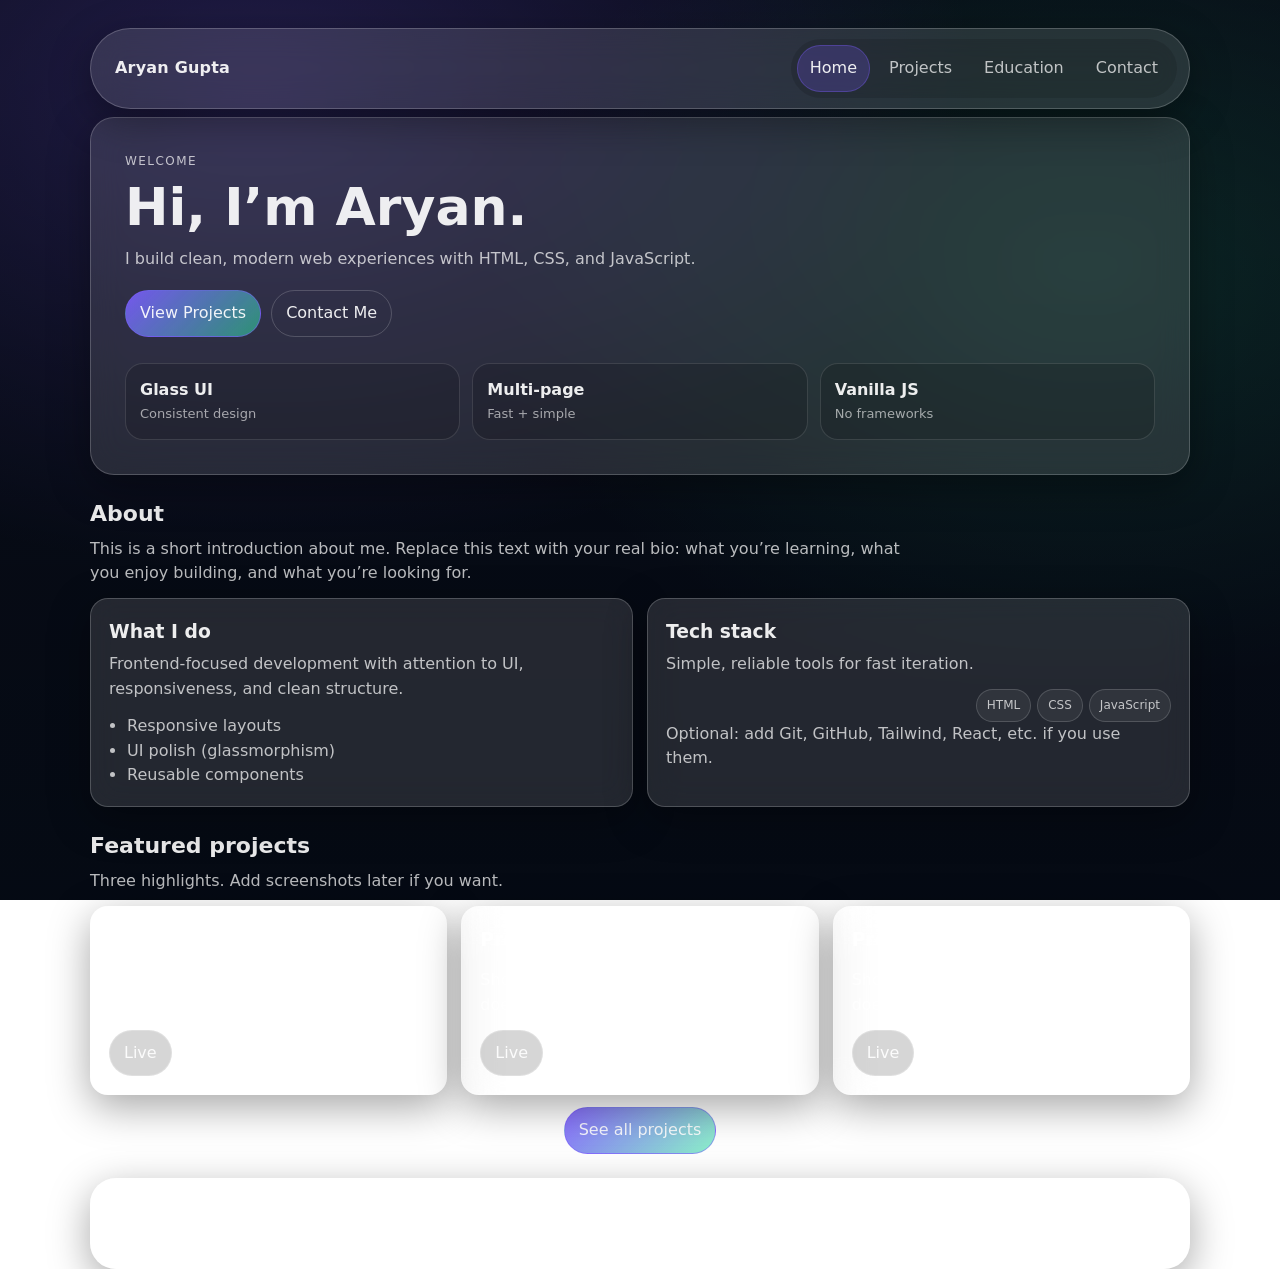
<file: index.html>
<!doctype html>
<html lang="en">
  <head>
    <meta charset="utf-8" />
    <meta name="viewport" content="width=device-width, initial-scale=1" />
    <meta
      name="description"
      content="Aryan Gupta — personal portfolio featuring projects, education, and contact details."
    /><link rel="icon" type="image/x-icon" href="assets/icons/logo.png">
    <title>Aryan Gupta | Portfolio</title>
    <link rel="stylesheet" href="css/styles.css" />
  </head>
  <body>
    <a class="skip-link" href="#main">Skip to content</a>

    <header class="site-header">
      <nav class="nav-pill glass" aria-label="Primary">
        <a class="brand" href="index.html" aria-label="Go to Home">Aryan Gupta</a>

        <button
          class="nav-toggle"
          type="button"
          aria-label="Toggle navigation menu"
          aria-controls="primary-nav"
          aria-expanded="false"
        >
          <span aria-hidden="true">Menu</span>
        </button>

        <div id="primary-nav" class="nav-links" data-collapsible>
          <a href="index.html" data-nav="home">Home</a>
          <a href="projects.html" data-nav="projects">Projects</a>
          <a href="education.html" data-nav="education">Education</a>
          <a href="contact.html" data-nav="contact">Contact</a>
        </div>
      </nav>
    </header>

    <main id="main" class="container">
      <section class="hero glass">
        <p class="eyebrow">Welcome</p>
        <h1>Hi, I’m Aryan.</h1>
        <p class="lead">
          I build clean, modern web experiences with HTML, CSS, and JavaScript.
        </p>

        <div class="hero-actions">
          <a class="btn primary" href="projects.html">View Projects</a>
          <a class="btn ghost" href="contact.html">Contact Me</a>
        </div>

        <div class="hero-stats">
          <div class="stat">
            <p class="stat-k">Glass UI</p>
            <p class="stat-v">Consistent design</p>
          </div>
          <div class="stat">
            <p class="stat-k">Multi-page</p>
            <p class="stat-v">Fast + simple</p>
          </div>
          <div class="stat">
            <p class="stat-k">Vanilla JS</p>
            <p class="stat-v">No frameworks</p>
          </div>
        </div>
      </section>

      <section class="section">
        <header class="section-header">
          <h2>About</h2>
          <p>
            This is a short introduction about me. Replace this text with your
            real bio: what you’re learning, what you enjoy building, and what
            you’re looking for.
          </p>
        </header>

        <div class="grid-2">
          <article class="card glass">
            <h3>What I do</h3>
            <p>
              Frontend-focused development with attention to UI, responsiveness,
              and clean structure.
            </p>
            <ul class="list">
              <li>Responsive layouts</li>
              <li>UI polish (glassmorphism)</li>
              <li>Reusable components</li>
            </ul>
          </article>

          <article class="card glass">
            <h3>Tech stack</h3>
            <p>Simple, reliable tools for fast iteration.</p>
            <div class="chips" aria-label="Technology tags">
              <span class="chip">HTML</span>
              <span class="chip">CSS</span>
              <span class="chip">JavaScript</span>
            </div>
            <p class="muted">
              Optional: add Git, GitHub, Tailwind, React, etc. if you use them.
            </p>
          </article>
        </div>
      </section>

      <section class="section">
        <header class="section-header">
          <h2>Featured projects</h2>
          <p>Three highlights. Add screenshots later if you want.</p>
        </header>

        <div class="grid-3">
          <article class="card glass">
            <div class="card-top">
              <h3>Project One</h3>
              <div class="chips">
                <span class="chip">HTML</span>
                <span class="chip">CSS</span>
                <span class="chip">JS</span>
              </div>
            </div>
            <p>
              Short description of what the project does and what you learned
              building it.
            </p>
            <div class="card-actions">
              <a class="btn secondary" href="#" rel="noreferrer">Live</a>
              <a class="btn ghost" href="#" rel="noreferrer">GitHub</a>
            </div>
          </article>

          <article class="card glass">
            <div class="card-top">
              <h3>Project Two</h3>
              <div class="chips">
                <span class="chip">UI</span>
                <span class="chip">Responsive</span>
              </div>
            </div>
            <p>
              Short description of what the project does and what you learned
              building it.
            </p>
            <div class="card-actions">
              <a class="btn secondary" href="#" rel="noreferrer">Live</a>
              <a class="btn ghost" href="#" rel="noreferrer">GitHub</a>
            </div>
          </article>

          <article class="card glass">
            <div class="card-top">
              <h3>Project Three</h3>
              <div class="chips">
                <span class="chip">Frontend</span>
                <span class="chip">Vanilla JS</span>
              </div>
            </div>
            <p>
              Short description of what the project does and what you learned
              building it.
            </p>
            <div class="card-actions">
              <a class="btn secondary" href="#" rel="noreferrer">Live</a>
              <a class="btn ghost" href="#" rel="noreferrer">GitHub</a>
            </div>
          </article>
        </div>

        <div class="section-footer">
          <a class="btn primary" href="projects.html">See all projects</a>
        </div>
      </section>
    </main>

    <footer class="site-footer">
      <div class="container footer-inner glass">
        <p class="muted">© <span id="year"></span> Aryan Gupta</p>
        <div class="footer-links">
          <a href="projects.html">Projects</a>
          <a href="education.html">Education</a>
          <a href="contact.html">Contact</a>
        </div>
      </div>
    </footer>

    <script src="js/main.js" defer></script>
  </body>
</html>
</file>
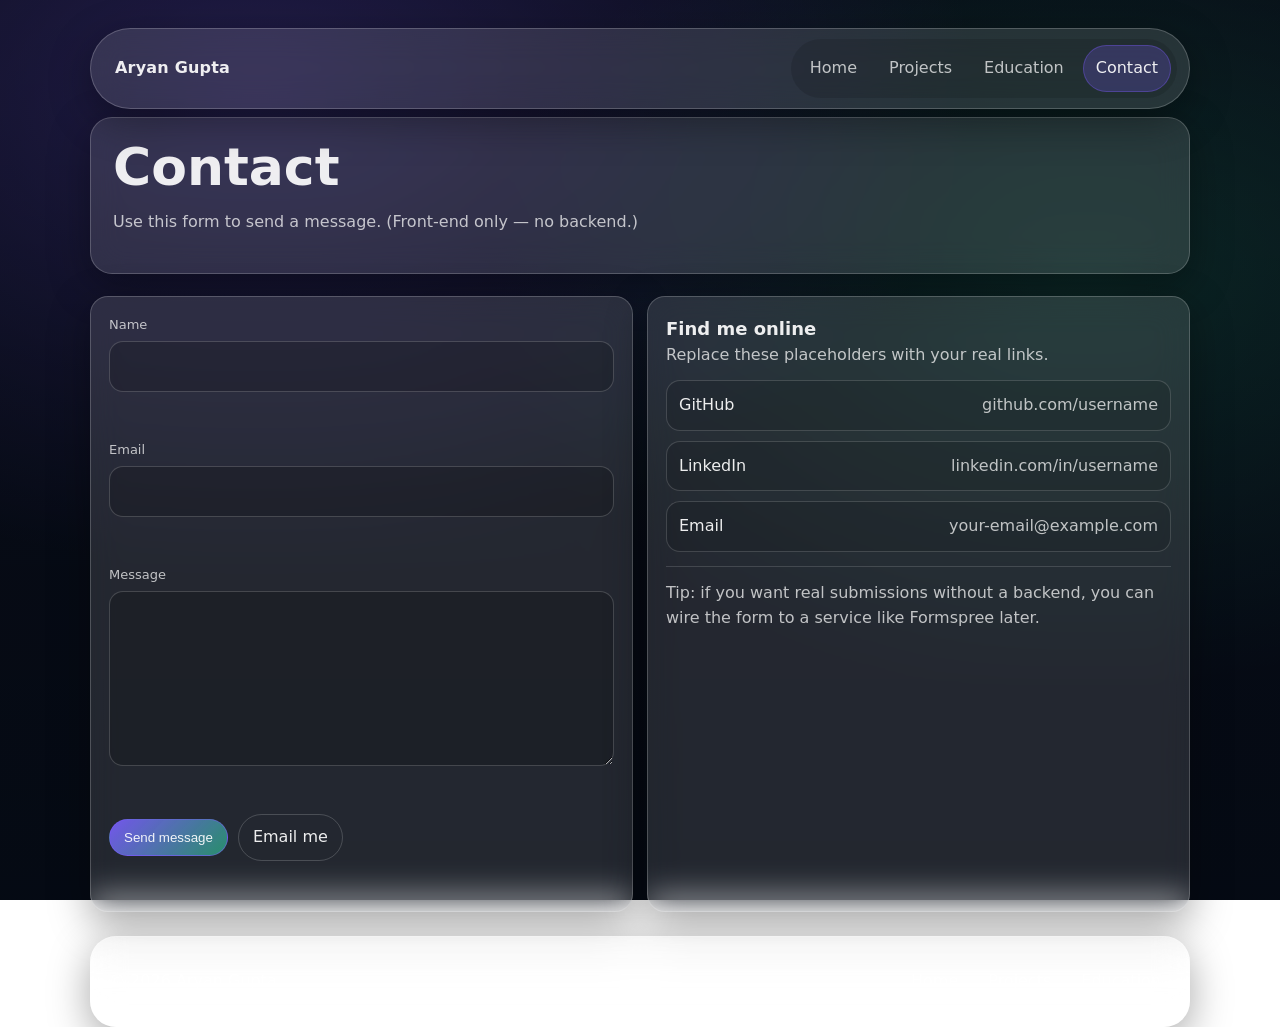
<file: contact.html>
<!doctype html>
<html lang="en">
  <head>
    <meta charset="utf-8" />
    <meta name="viewport" content="width=device-width, initial-scale=1" />
    <meta name="description" content="Contact Aryan Gupta." />
    <title>Aryan Gupta | Contact</title>
    <link rel="stylesheet" href="css/styles.css" />
  </head>
  <body>
    <a class="skip-link" href="#main">Skip to content</a>

    <header class="site-header">
      <nav class="nav-pill glass" aria-label="Primary">
        <a class="brand" href="index.html" aria-label="Go to Home">Aryan Gupta</a>

        <button
          class="nav-toggle"
          type="button"
          aria-label="Toggle navigation menu"
          aria-controls="primary-nav"
          aria-expanded="false"
        >
          <span aria-hidden="true">Menu</span>
        </button>

        <div id="primary-nav" class="nav-links" data-collapsible>
          <a href="index.html" data-nav="home">Home</a>
          <a href="projects.html" data-nav="projects">Projects</a>
          <a href="education.html" data-nav="education">Education</a>
          <a href="contact.html" data-nav="contact">Contact</a>
        </div>
      </nav>
    </header>

    <main id="main" class="container">
      <section class="page-head glass">
        <h1>Contact</h1>
        <p class="muted">
          Use this form to send a message. (Front-end only — no backend.)
        </p>
      </section>

      <section class="section">
        <div class="grid-2">
          <form class="card glass form" data-contact-form novalidate>
            <div class="field">
              <label for="name">Name</label>
              <input id="name" name="name" type="text" autocomplete="name" required />
              <p class="error" data-error-for="name" aria-live="polite"></p>
            </div>

            <div class="field">
              <label for="email">Email</label>
              <input
                id="email"
                name="email"
                type="email"
                autocomplete="email"
                inputmode="email"
                required
              />
              <p class="error" data-error-for="email" aria-live="polite"></p>
            </div>

            <div class="field">
              <label for="message">Message</label>
              <textarea id="message" name="message" rows="6" required></textarea>
              <p class="error" data-error-for="message" aria-live="polite"></p>
            </div>

            <div class="form-actions">
              <button class="btn primary" type="submit">Send message</button>
              <a class="btn ghost" href="mailto:your-email@example.com">Email me</a>
            </div>

            <p class="form-success" data-form-success aria-live="polite"></p>
          </form>

          <aside class="card glass">
            <h2 class="h3">Find me online</h2>
            <p class="muted">
              Replace these placeholders with your real links.
            </p>

            <div class="link-list" role="list">
              <a role="listitem" class="link-row" href="#" rel="noreferrer">
                <span>GitHub</span>
                <span class="muted">github.com/username</span>
              </a>
              <a role="listitem" class="link-row" href="#" rel="noreferrer">
                <span>LinkedIn</span>
                <span class="muted">linkedin.com/in/username</span>
              </a>
              <a role="listitem" class="link-row" href="mailto:your-email@example.com">
                <span>Email</span>
                <span class="muted">your-email@example.com</span>
              </a>
            </div>

            <div class="divider" aria-hidden="true"></div>

            <p class="muted">
              Tip: if you want real submissions without a backend, you can wire
              the form to a service like Formspree later.
            </p>
          </aside>
        </div>
      </section>
    </main>

    <footer class="site-footer">
      <div class="container footer-inner glass">
        <p class="muted">© <span id="year"></span> Aryan Gupta</p>
        <div class="footer-links">
          <a href="index.html">Home</a>
          <a href="projects.html">Projects</a>
          <a href="education.html">Education</a>
        </div>
      </div>
    </footer>

    <script src="js/main.js" defer></script>
  </body>
</html>
</file>
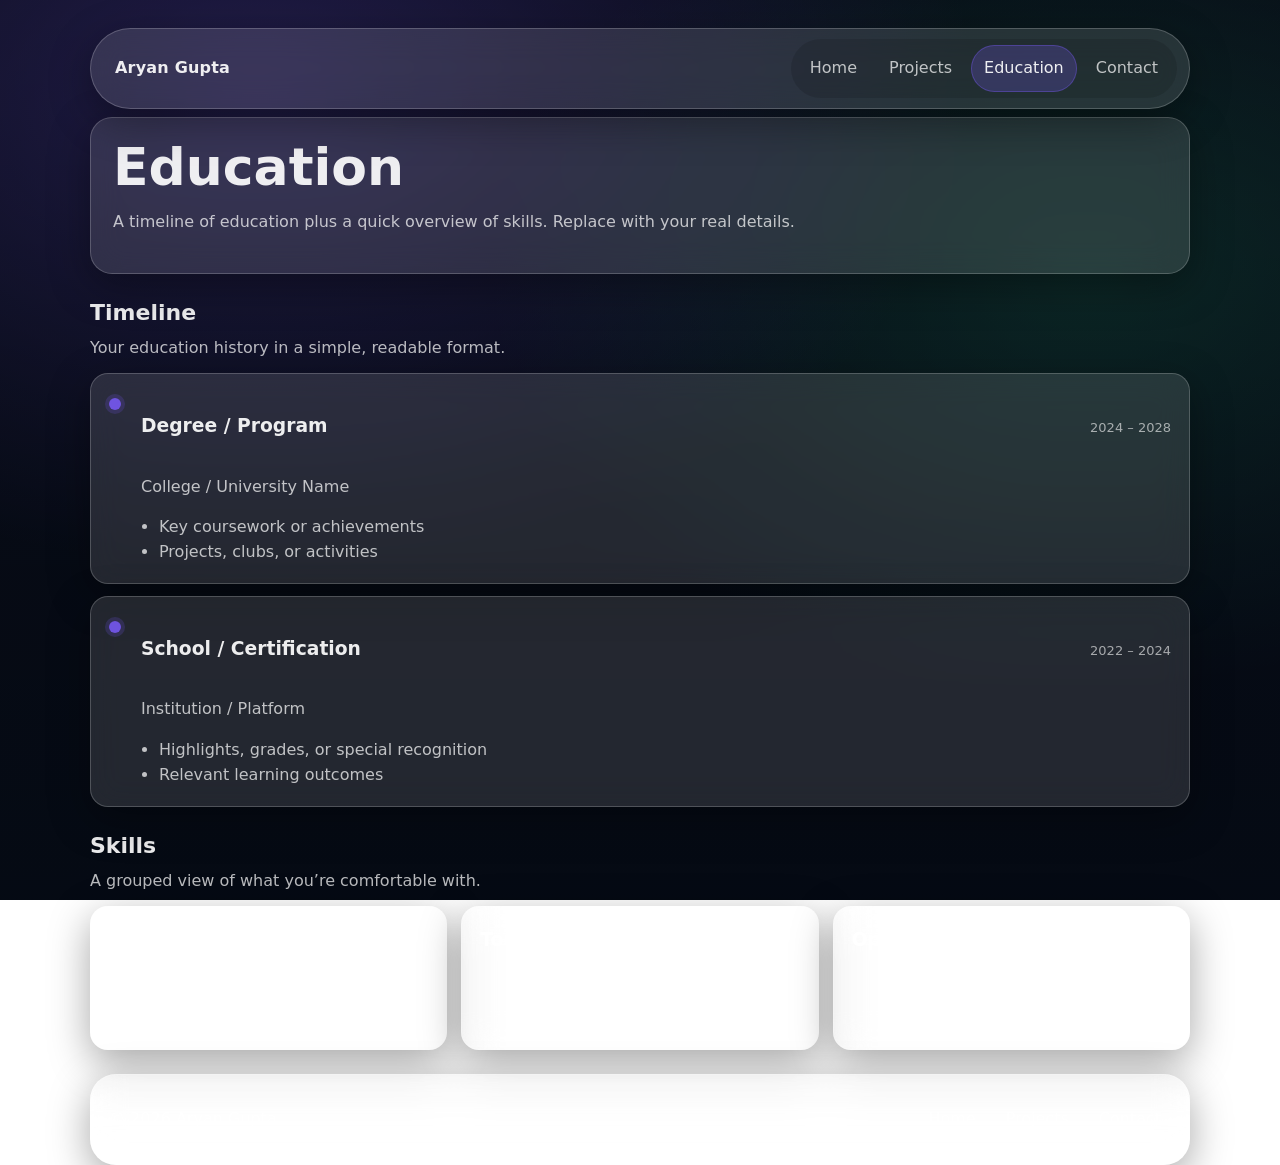
<file: education.html>
<!doctype html>
<html lang="en">
  <head>
    <meta charset="utf-8" />
    <meta name="viewport" content="width=device-width, initial-scale=1" />
    <meta name="description" content="Education and skills of Aryan Gupta." />
    <title>Aryan Gupta | Education</title>
    <link rel="stylesheet" href="css/styles.css" />
  </head>
  <body>
    <a class="skip-link" href="#main">Skip to content</a>

    <header class="site-header">
      <nav class="nav-pill glass" aria-label="Primary">
        <a class="brand" href="index.html" aria-label="Go to Home">Aryan Gupta</a>

        <button
          class="nav-toggle"
          type="button"
          aria-label="Toggle navigation menu"
          aria-controls="primary-nav"
          aria-expanded="false"
        >
          <span aria-hidden="true">Menu</span>
        </button>

        <div id="primary-nav" class="nav-links" data-collapsible>
          <a href="index.html" data-nav="home">Home</a>
          <a href="projects.html" data-nav="projects">Projects</a>
          <a href="education.html" data-nav="education">Education</a>
          <a href="contact.html" data-nav="contact">Contact</a>
        </div>
      </nav>
    </header>

    <main id="main" class="container">
      <section class="page-head glass">
        <h1>Education</h1>
        <p class="muted">
          A timeline of education plus a quick overview of skills. Replace with
          your real details.
        </p>
      </section>

      <section class="section">
        <header class="section-header">
          <h2>Timeline</h2>
          <p>Your education history in a simple, readable format.</p>
        </header>

        <div class="timeline">
          <article class="timeline-item glass">
            <div class="timeline-dot" aria-hidden="true"></div>
            <div class="timeline-content">
              <div class="timeline-top">
                <h3>Degree / Program</h3>
                <span class="timeline-date">2024 – 2028</span>
              </div>
              <p class="muted">College / University Name</p>
              <ul class="list">
                <li>Key coursework or achievements</li>
                <li>Projects, clubs, or activities</li>
              </ul>
            </div>
          </article>

          <article class="timeline-item glass">
            <div class="timeline-dot" aria-hidden="true"></div>
            <div class="timeline-content">
              <div class="timeline-top">
                <h3>School / Certification</h3>
                <span class="timeline-date">2022 – 2024</span>
              </div>
              <p class="muted">Institution / Platform</p>
              <ul class="list">
                <li>Highlights, grades, or special recognition</li>
                <li>Relevant learning outcomes</li>
              </ul>
            </div>
          </article>
        </div>
      </section>

      <section class="section">
        <header class="section-header">
          <h2>Skills</h2>
          <p>A grouped view of what you’re comfortable with.</p>
        </header>

        <div class="grid-3">
          <article class="card glass">
            <h3>Frontend</h3>
            <div class="chips">
              <span class="chip">HTML</span>
              <span class="chip">CSS</span>
              <span class="chip">JavaScript</span>
              <span class="chip">Responsive Design</span>
            </div>
          </article>

          <article class="card glass">
            <h3>Tools</h3>
            <div class="chips">
              <span class="chip">Git</span>
              <span class="chip">GitHub</span>
              <span class="chip">VS Code / Cursor</span>
            </div>
          </article>

          <article class="card glass">
            <h3>Optional</h3>
            <div class="chips">
              <span class="chip">Figma</span>
              <span class="chip">APIs</span>
              <span class="chip">UI Animations</span>
            </div>
          </article>
        </div>
      </section>
    </main>

    <footer class="site-footer">
      <div class="container footer-inner glass">
        <p class="muted">© <span id="year"></span> Aryan Gupta</p>
        <div class="footer-links">
          <a href="index.html">Home</a>
          <a href="projects.html">Projects</a>
          <a href="contact.html">Contact</a>
        </div>
      </div>
    </footer>

    <script src="js/main.js" defer></script>
  </body>
</html>
</file>
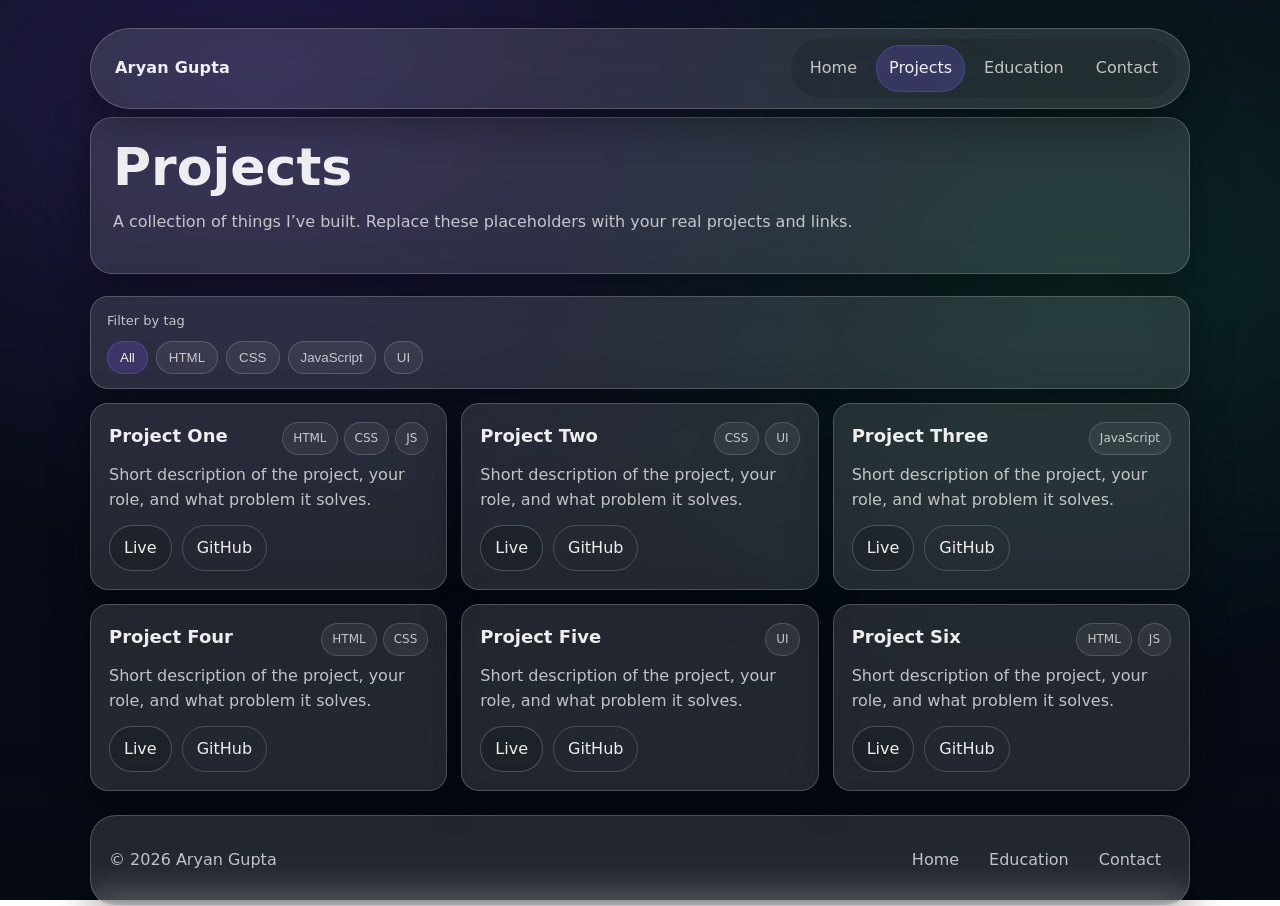
<file: projects.html>
<!doctype html>
<html lang="en">
  <head>
    <meta charset="utf-8" />
    <meta name="viewport" content="width=device-width, initial-scale=1" />
    <meta name="description" content="Projects by Aryan Gupta." />
    <title>Aryan Gupta | Projects</title>
    <link rel="stylesheet" href="css/styles.css" />
  </head>
  <body>
    <a class="skip-link" href="#main">Skip to content</a>

    <header class="site-header">
      <nav class="nav-pill glass" aria-label="Primary">
        <a class="brand" href="index.html" aria-label="Go to Home">Aryan Gupta</a>

        <button
          class="nav-toggle"
          type="button"
          aria-label="Toggle navigation menu"
          aria-controls="primary-nav"
          aria-expanded="false"
        >
          <span aria-hidden="true">Menu</span>
        </button>

        <div id="primary-nav" class="nav-links" data-collapsible>
          <a href="index.html" data-nav="home">Home</a>
          <a href="projects.html" data-nav="projects">Projects</a>
          <a href="education.html" data-nav="education">Education</a>
          <a href="contact.html" data-nav="contact">Contact</a>
        </div>
      </nav>
    </header>

    <main id="main" class="container">
      <section class="page-head glass">
        <h1>Projects</h1>
        <p class="muted">
          A collection of things I’ve built. Replace these placeholders with
          your real projects and links.
        </p>
      </section>

      <section class="section">
        <div class="filters glass" role="region" aria-label="Project filters">
          <p class="filters-label">Filter by tag</p>
          <div class="filter-row">
            <button class="chip-btn is-active" type="button" data-filter="all">
              All
            </button>
            <button class="chip-btn" type="button" data-filter="html">
              HTML
            </button>
            <button class="chip-btn" type="button" data-filter="css">CSS</button>
            <button class="chip-btn" type="button" data-filter="js">
              JavaScript
            </button>
            <button class="chip-btn" type="button" data-filter="ui">UI</button>
          </div>
        </div>

        <div class="grid-3 projects-grid" data-projects>
          <article class="card glass" data-tags="html css js ui">
            <div class="card-top">
              <h2 class="h3">Project One</h2>
              <div class="chips">
                <span class="chip">HTML</span>
                <span class="chip">CSS</span>
                <span class="chip">JS</span>
              </div>
            </div>
            <p>
              Short description of the project, your role, and what problem it
              solves.
            </p>
            <div class="card-actions">
              <a class="btn secondary" href="#" rel="noreferrer">Live</a>
              <a class="btn ghost" href="#" rel="noreferrer">GitHub</a>
            </div>
          </article>

          <article class="card glass" data-tags="css ui">
            <div class="card-top">
              <h2 class="h3">Project Two</h2>
              <div class="chips">
                <span class="chip">CSS</span>
                <span class="chip">UI</span>
              </div>
            </div>
            <p>
              Short description of the project, your role, and what problem it
              solves.
            </p>
            <div class="card-actions">
              <a class="btn secondary" href="#" rel="noreferrer">Live</a>
              <a class="btn ghost" href="#" rel="noreferrer">GitHub</a>
            </div>
          </article>

          <article class="card glass" data-tags="js">
            <div class="card-top">
              <h2 class="h3">Project Three</h2>
              <div class="chips">
                <span class="chip">JavaScript</span>
              </div>
            </div>
            <p>
              Short description of the project, your role, and what problem it
              solves.
            </p>
            <div class="card-actions">
              <a class="btn secondary" href="#" rel="noreferrer">Live</a>
              <a class="btn ghost" href="#" rel="noreferrer">GitHub</a>
            </div>
          </article>

          <article class="card glass" data-tags="html css">
            <div class="card-top">
              <h2 class="h3">Project Four</h2>
              <div class="chips">
                <span class="chip">HTML</span>
                <span class="chip">CSS</span>
              </div>
            </div>
            <p>
              Short description of the project, your role, and what problem it
              solves.
            </p>
            <div class="card-actions">
              <a class="btn secondary" href="#" rel="noreferrer">Live</a>
              <a class="btn ghost" href="#" rel="noreferrer">GitHub</a>
            </div>
          </article>

          <article class="card glass" data-tags="ui">
            <div class="card-top">
              <h2 class="h3">Project Five</h2>
              <div class="chips">
                <span class="chip">UI</span>
              </div>
            </div>
            <p>
              Short description of the project, your role, and what problem it
              solves.
            </p>
            <div class="card-actions">
              <a class="btn secondary" href="#" rel="noreferrer">Live</a>
              <a class="btn ghost" href="#" rel="noreferrer">GitHub</a>
            </div>
          </article>

          <article class="card glass" data-tags="html js">
            <div class="card-top">
              <h2 class="h3">Project Six</h2>
              <div class="chips">
                <span class="chip">HTML</span>
                <span class="chip">JS</span>
              </div>
            </div>
            <p>
              Short description of the project, your role, and what problem it
              solves.
            </p>
            <div class="card-actions">
              <a class="btn secondary" href="#" rel="noreferrer">Live</a>
              <a class="btn ghost" href="#" rel="noreferrer">GitHub</a>
            </div>
          </article>
        </div>
      </section>
    </main>

    <footer class="site-footer">
      <div class="container footer-inner glass">
        <p class="muted">© <span id="year"></span> Aryan Gupta</p>
        <div class="footer-links">
          <a href="index.html">Home</a>
          <a href="education.html">Education</a>
          <a href="contact.html">Contact</a>
        </div>
      </div>
    </footer>

    <script src="js/main.js" defer></script>
  </body>
</html>
</file>
<file: css/styles.css>
:root {
  --bg1: #0b1020;
  --bg2: #0b162b;
  --text: rgba(255, 255, 255, 0.92);
  --muted: rgba(255, 255, 255, 0.72);
  --muted2: rgba(255, 255, 255, 0.6);
  --border: rgba(255, 255, 255, 0.2);
  --glass: rgba(255, 255, 255, 0.12);
  --glass-2: rgba(255, 255, 255, 0.16);
  --shadow: 0 12px 40px rgba(0, 0, 0, 0.35);
  --radius: 18px;
  --radius-pill: 999px;
  --container: 1100px;
  --accent: #7c5cff;
  --accent-2: #2ee59d;
  --focus: rgba(124, 92, 255, 0.55);
}

* {
  box-sizing: border-box;
}

html,
body {
  height: 100%;
}

body {
  margin: 0;
  color: var(--text);
  font-family: ui-sans-serif, system-ui, -apple-system, Segoe UI, Roboto, Arial,
    "Apple Color Emoji", "Segoe UI Emoji";
  line-height: 1.55;
  background:
    linear-gradient(180deg, rgba(0, 0, 0, 0.35), rgba(0, 0, 0, 0.55)),
    
    radial-gradient(1200px 800px at 20% 10%, rgba(124, 92, 255, 0.35), transparent 60%),
    radial-gradient(1000px 700px at 85% 30%, rgba(46, 229, 157, 0.22), transparent 60%),
    linear-gradient(180deg, var(--bg1), var(--bg2));
  background-size: cover, cover, auto, auto, auto;
  background-position: center, center, center, center, center;
  background-attachment: fixed, fixed, fixed, fixed, fixed;
}

img {
  max-width: 100%;
  display: block;
}

a {
  color: inherit;
  text-decoration: none;
}

a:hover {
  text-decoration: underline;
}

:focus-visible {
  outline: 2px solid var(--focus);
  outline-offset: 3px;
  border-radius: 10px;
}

.skip-link {
  position: absolute;
  top: 10px;
  left: 10px;
  padding: 10px 12px;
  border-radius: 12px;
  background: rgba(0, 0, 0, 0.75);
  color: white;
  transform: translateY(-140%);
  transition: transform 0.2s ease;
  z-index: 9999;
}

.skip-link:focus {
  transform: translateY(0);
}

.container {
  width: min(var(--container), calc(100% - 32px));
  margin: 0 auto;
}

.glass {
  background: var(--glass);
  border: 1px solid var(--border);
  backdrop-filter: blur(16px);
  -webkit-backdrop-filter: blur(16px);
  box-shadow: var(--shadow);
}

.site-header {
  position: sticky;
  top: 14px;
  z-index: 50;
  padding-top: 14px;
}

.nav-pill {
  width: min(var(--container), calc(100% - 32px));
  margin: 0 auto;
  border-radius: var(--radius-pill);
  padding: 10px 12px;
  display: flex;
  align-items: center;
  gap: 12px;
}

.brand {
  font-weight: 700;
  letter-spacing: 0.2px;
  padding: 10px 12px;
  border-radius: var(--radius-pill);
}

.brand:hover {
  text-decoration: none;
  background: rgba(255, 255, 255, 0.08);
}

.nav-toggle {
  margin-left: auto;
  display: none;
  border: 1px solid var(--border);
  background: rgba(255, 255, 255, 0.08);
  color: var(--text);
  border-radius: var(--radius-pill);
  padding: 10px 12px;
  cursor: pointer;
}

.nav-links {
  margin-left: auto;
  display: flex;
  align-items: center;
  gap: 6px;
  padding: 6px;
  border-radius: var(--radius-pill);
  background: rgba(0, 0, 0, 0.12);
}

.nav-links a {
  padding: 10px 12px;
  border-radius: var(--radius-pill);
  color: var(--muted);
  text-decoration: none;
  border: 1px solid transparent;
}

.nav-links a:hover {
  color: var(--text);
  background: rgba(255, 255, 255, 0.08);
}

.nav-links a[aria-current="page"] {
  color: var(--text);
  background: rgba(124, 92, 255, 0.22);
  border-color: rgba(124, 92, 255, 0.35);
  text-decoration: none;
}

.hero {
  margin-top: 22px;
  padding: 34px;
  border-radius: calc(var(--radius) + 6px);
}

.eyebrow {
  margin: 0 0 10px;
  color: var(--muted);
  letter-spacing: 0.12em;
  text-transform: uppercase;
  font-size: 12px;
}

h1 {
  margin: 0 0 12px;
  font-size: clamp(32px, 4.3vw, 52px);
  line-height: 1.05;
}

.lead {
  margin: 0;
  color: var(--muted);
  font-size: 16px;
  max-width: 62ch;
}

.hero-actions {
  margin-top: 18px;
  display: flex;
  flex-wrap: wrap;
  gap: 10px;
}

.hero-stats {
  margin-top: 26px;
  display: grid;
  grid-template-columns: repeat(3, minmax(0, 1fr));
  gap: 12px;
}

.stat {
  border-radius: var(--radius);
  padding: 14px 14px;
  background: rgba(0, 0, 0, 0.14);
  border: 1px solid rgba(255, 255, 255, 0.12);
}

.stat-k {
  margin: 0;
  font-weight: 700;
}

.stat-v {
  margin: 2px 0 0;
  color: var(--muted2);
  font-size: 13px;
}

.section {
  margin: 22px 0;
}

.section-header {
  margin-bottom: 12px;
}

h2 {
  margin: 0 0 6px;
  font-size: 22px;
}

.section-header p {
  margin: 0;
  color: var(--muted);
  max-width: 80ch;
}

.page-head {
  margin-top: 22px;
  padding: 22px;
  border-radius: calc(var(--radius) + 4px);
}

.muted {
  color: var(--muted);
}

.h3 {
  font-size: 18px;
  margin: 0;
}

.grid-2 {
  display: grid;
  grid-template-columns: repeat(2, minmax(0, 1fr));
  gap: 14px;
}

.grid-3 {
  display: grid;
  grid-template-columns: repeat(3, minmax(0, 1fr));
  gap: 14px;
}

.card {
  border-radius: var(--radius);
  padding: 18px;
}

.card h3 {
  margin: 0 0 6px;
}

.card p {
  margin: 0 0 12px;
  color: var(--muted);
}

.card-top {
  display: flex;
  align-items: flex-start;
  justify-content: space-between;
  gap: 12px;
  margin-bottom: 8px;
}

.chips {
  display: flex;
  flex-wrap: wrap;
  gap: 6px;
  justify-content: flex-end;
}

.chip {
  font-size: 12px;
  color: var(--muted);
  border: 1px solid rgba(255, 255, 255, 0.16);
  background: rgba(255, 255, 255, 0.06);
  padding: 6px 10px;
  border-radius: var(--radius-pill);
}

.btn {
  display: inline-flex;
  align-items: center;
  justify-content: center;
  gap: 8px;
  padding: 10px 14px;
  border-radius: var(--radius-pill);
  border: 1px solid rgba(255, 255, 255, 0.18);
  background: rgba(255, 255, 255, 0.08);
  color: var(--text);
  text-decoration: none;
  cursor: pointer;
  user-select: none;
}

.btn:hover {
  text-decoration: none;
  background: rgba(255, 255, 255, 0.12);
}

.btn.primary {
  border-color: rgba(124, 92, 255, 0.5);
  background: linear-gradient(
    135deg,
    rgba(124, 92, 255, 0.9),
    rgba(46, 229, 157, 0.55)
  );
}

.btn.primary:hover {
  filter: brightness(1.03);
}

.btn.secondary {
  border-color: rgba(255, 255, 255, 0.22);
  background: rgba(0, 0, 0, 0.16);
}

.btn.ghost {
  background: transparent;
}

.card-actions {
  display: flex;
  flex-wrap: wrap;
  gap: 10px;
}

.section-footer {
  margin-top: 12px;
  display: flex;
  justify-content: center;
}

.list {
  margin: 10px 0 0;
  padding-left: 18px;
  color: var(--muted);
}

.filters {
  padding: 14px 16px;
  border-radius: var(--radius);
  margin-bottom: 14px;
}

.filters-label {
  margin: 0 0 10px;
  color: var(--muted);
  font-size: 13px;
}

.filter-row {
  display: flex;
  flex-wrap: wrap;
  gap: 8px;
}

.chip-btn {
  border-radius: var(--radius-pill);
  border: 1px solid rgba(255, 255, 255, 0.18);
  background: rgba(255, 255, 255, 0.06);
  color: var(--muted);
  padding: 8px 12px;
  cursor: pointer;
}

.chip-btn:hover {
  color: var(--text);
  background: rgba(255, 255, 255, 0.1);
}

.chip-btn.is-active {
  color: var(--text);
  background: rgba(124, 92, 255, 0.2);
  border-color: rgba(124, 92, 255, 0.38);
}

.timeline {
  display: grid;
  gap: 12px;
}

.timeline-item {
  border-radius: var(--radius);
  padding: 18px;
  display: grid;
  grid-template-columns: 18px 1fr;
  gap: 14px;
}

.timeline-dot {
  width: 12px;
  height: 12px;
  margin-top: 6px;
  border-radius: 50%;
  background: rgba(124, 92, 255, 0.85);
  box-shadow: 0 0 0 4px rgba(124, 92, 255, 0.18);
}

.timeline-top {
  display: flex;
  gap: 12px;
  align-items: baseline;
  justify-content: space-between;
  flex-wrap: wrap;
}

.timeline-date {
  color: var(--muted2);
  font-size: 13px;
}

.form .field {
  display: grid;
  gap: 6px;
  margin-bottom: 12px;
}

label {
  color: var(--muted);
  font-size: 13px;
}

input,
textarea {
  width: 100%;
  padding: 12px 12px;
  border-radius: 14px;
  border: 1px solid rgba(255, 255, 255, 0.18);
  background: rgba(0, 0, 0, 0.18);
  color: var(--text);
  font: inherit;
}

textarea {
  resize: vertical;
  min-height: 120px;
}

.error {
  margin: 0;
  min-height: 18px;
  color: rgba(255, 170, 170, 0.92);
  font-size: 12px;
}

.form-actions {
  display: flex;
  flex-wrap: wrap;
  gap: 10px;
  align-items: center;
}

.form-success {
  margin: 12px 0 0;
  color: rgba(46, 229, 157, 0.95);
  min-height: 20px;
}

.link-list {
  display: grid;
  gap: 10px;
  margin-top: 12px;
}

.link-row {
  display: flex;
  align-items: center;
  justify-content: space-between;
  gap: 12px;
  padding: 12px 12px;
  border-radius: 14px;
  border: 1px solid rgba(255, 255, 255, 0.16);
  background: rgba(0, 0, 0, 0.12);
  text-decoration: none;
}

.link-row:hover {
  background: rgba(255, 255, 255, 0.08);
  text-decoration: none;
}

.divider {
  height: 1px;
  background: rgba(255, 255, 255, 0.14);
  margin: 14px 0;
}

.site-footer {
  margin: 24px 0 18px;
}

.footer-inner {
  border-radius: calc(var(--radius) + 8px);
  padding: 16px 18px;
  display: flex;
  align-items: center;
  justify-content: space-between;
  gap: 12px;
}

.footer-links {
  display: flex;
  gap: 10px;
  flex-wrap: wrap;
}

.footer-links a {
  color: var(--muted);
  padding: 8px 10px;
  border-radius: var(--radius-pill);
  text-decoration: none;
}

.footer-links a:hover {
  color: var(--text);
  background: rgba(255, 255, 255, 0.08);
}

@media (max-width: 900px) {
  .grid-3 {
    grid-template-columns: repeat(2, minmax(0, 1fr));
  }
}

@media (max-width: 760px) {
  .hero {
    padding: 22px;
  }

  .hero-stats {
    grid-template-columns: 1fr;
  }

  .grid-2,
  .grid-3 {
    grid-template-columns: 1fr;
  }

  .nav-toggle {
    display: inline-flex;
  }

  .nav-links {
    position: absolute;
    top: calc(14px + 52px);
    left: 16px;
    right: 16px;
    margin: 0;
    display: none;
    flex-direction: column;
    align-items: stretch;
    padding: 10px;
    border-radius: 18px;
    background: rgba(10, 14, 28, 0.55);
    border: 1px solid rgba(255, 255, 255, 0.14);
  }

  .nav-links.is-open {
    display: flex;
  }

  .nav-links a {
    width: 100%;
  }

  .footer-inner {
    flex-direction: column;
    align-items: flex-start;
  }
}
</file>
